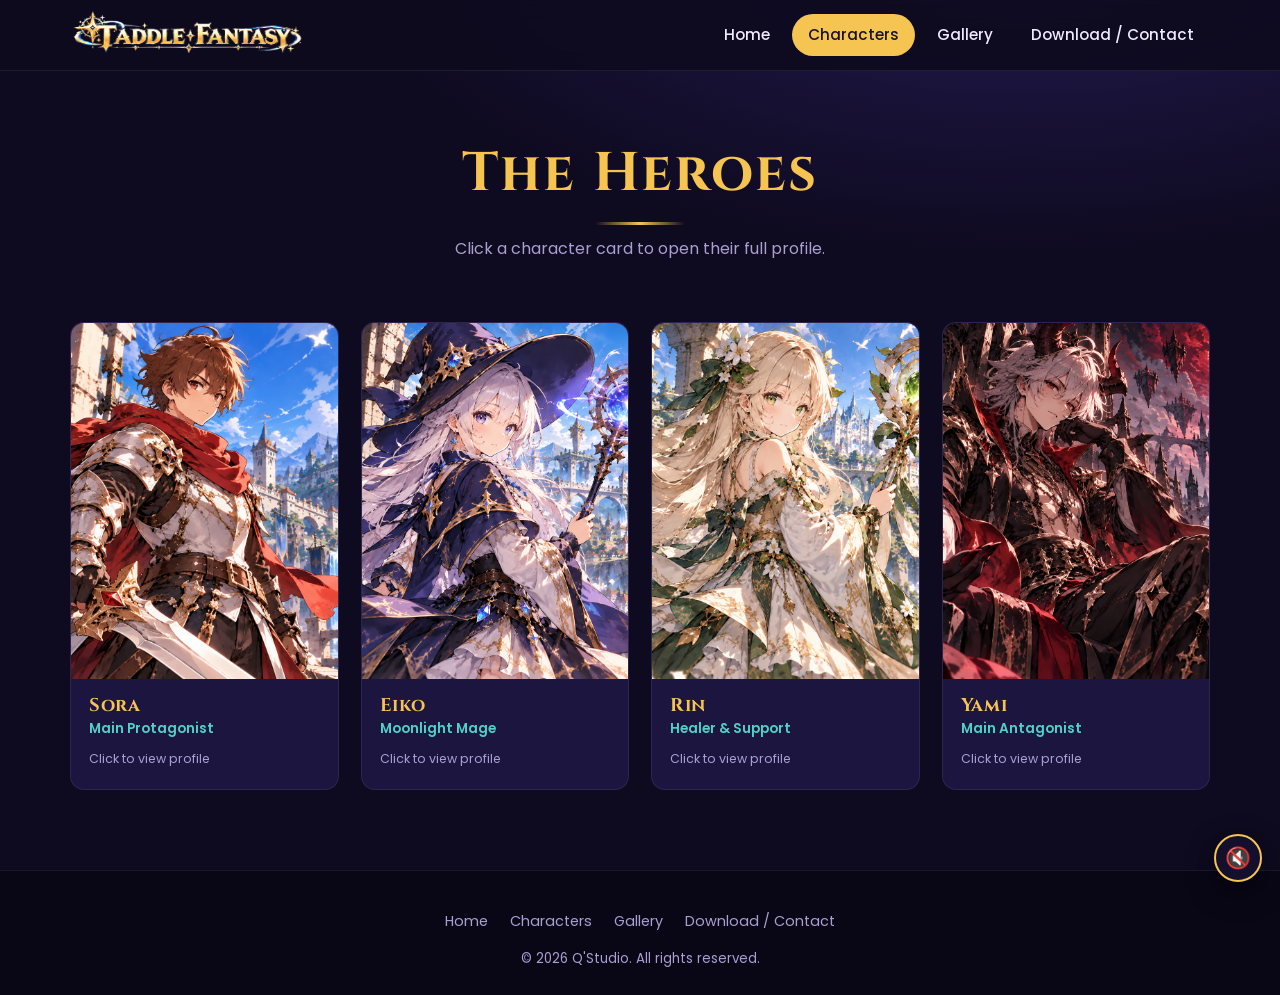
<file: characters.html>
<!DOCTYPE html>
<html lang="en">
<head>
<meta charset="UTF-8">
<meta name="viewport" content="width=device-width, initial-scale=1.0">
<title>Characters — </title>
<meta name="description" content="Meet the heroes of Taddle Fantasy.">

<!-- FONT: kalau tukar font, tukar nama di sini DAN di style.css (--font-head / --font-body) -->
<link rel="preconnect" href="https://fonts.googleapis.com">
<link rel="preconnect" href="https://fonts.gstatic.com" crossorigin>
<link href="https://fonts.googleapis.com/css2?family=Cinzel:wght@400;700&family=Poppins:wght@400;500;600;700&display=swap" rel="stylesheet">

<!-- WARNA: ubah di style.css (bahagian :root paling atas) -->
<link rel="stylesheet" href="style.css">
<script>document.documentElement.classList.add('js');</script>
</head>
<body>

<!--
  CARA EDIT:
  - Tukar teks  : tukar terus tulisan antara tag, contoh <h2>The Story</h2>
  - Tukar gambar: tukar nama dalam src="....jpg"  (gambar mesti dalam folder yang sama dengan fail ini)
  - Buang bahagian: padam dari baris "MULA: ..." sampai "TAMAT: ..." (sebab semua bahagian berdiri sendiri)
  - Jangan padam bahagian <script> di paling bawah
-->
<!-- ===== MULA: MENU ATAS ===== -->
<header class="site-header">
  <div class="container nav">
    <a href="index.html" class="brand"><img src="Gambar/logotitle.png" alt=""></a>
    <button class="nav-toggle" aria-label="Toggle menu" aria-expanded="false">☰</button>
    <ul class="nav-links">
      <li><a href="index.html">Home</a></li>
      <li><a href="characters.html" class="active">Characters</a></li>
      <li><a href="gallery.html">Gallery</a></li>
      <li><a href="contact.html">Download / Contact</a></li>
    </ul>
  </div>
</header>
<!-- ===== TAMAT: MENU ATAS ===== -->

<main>

<!-- ===== MULA: TAJUK HALAMAN ===== -->
<section class="page-banner">
  <div class="container">
    <h1>The Heroes</h1>
    <div class="divider"></div>
    <p>Click a character card to open their full profile.</p>
  </div>
</section>
<!-- ===== TAMAT: TAJUK HALAMAN ===== -->

<!-- Nak TAMBAH watak? Copy satu blok watak (MULA sampai TAMAT), paste di bawah blok terakhir, tukar isi. -->
<section class="section" style="padding-top:40px">
  <div class="container grid-4">

    <!-- ===== MULA: WATAK TADDLE (padam sampai TAMAT kalau tak nak) ===== -->
    <article class="char-card reveal" tabindex="0" role="button" aria-label="Open Taddle profile">
      <div class="ph"><img src="Gambar/sora.a.png" alt="Sora"></div>
      <div class="char-info">
        <h3>Sora</h3>
        <span class="role">Main Protagonist</span>
        <span class="hint">Click to view profile</span>
      </div>

      <!-- Maklumat dalam popup (tak nampak di kad, keluar bila diklik) -->
      <div class="char-data" hidden>
        <ul class="bio-list">
          <li><span>Age</span>19 (spirit years)</li>
          <li><span>Class</span>Knight</li>
          <li><span>Origin</span>Taddle Kingdom</li>
          <li><span>Weapon</span>Celestial Sword</li>
        </ul>
        <p class="bio">young knight with an unbreakable spirit, Sora sets out to protect his homeland and restore peace to the world.</p>
        <div class="stat"><span>HP</span><div class="bar"><i style="width:70%"></i></div><span>70</span></div>
        <div class="stat"><span>ATK</span><div class="bar"><i style="width:65%"></i></div><span>65</span></div>
        <div class="stat"><span>DEF</span><div class="bar"><i style="width:50%"></i></div><span>50</span></div>
        <div class="stat"><span>SPD</span><div class="bar"><i style="width:90%"></i></div><span>90</span></div>
      </div>
    </article>
    <!-- ===== TAMAT: WATAK TADDLE ===== -->

    <!-- ===== MULA: WATAK MIRA (padam sampai TAMAT kalau tak nak) ===== -->
    <article class="char-card reveal" tabindex="0" role="button" aria-label="Open Mira profile">
      <div class="ph"><img src="Gambar/eiko.a.png" alt="Eiko"></div>
      <div class="char-info">
        <h3>Eiko</h3>
        <span class="role">Moonlight Mage</span>
        <span class="hint">Click to view profile</span>
      </div>

      <!-- Maklumat dalam popup (tak nampak di kad, keluar bila diklik) -->
      <div class="char-data" hidden>
        <ul class="bio-list">
          <li><span>Age</span>18</li>
          <li><span>Class</span>Mage</li>
          <li><span>Origin</span>Spirit Forest</li>
          <li><span>Weapon</span>Arcane Staff</li>
        </ul>
        <p class="bio">A gifted young mage who seeks to uncover the secrets of ancient magic and uses her powers to protect her friends.</p>
        <div class="stat"><span>HP</span><div class="bar"><i style="width:55%"></i></div><span>55</span></div>
        <div class="stat"><span>ATK</span><div class="bar"><i style="width:85%"></i></div><span>85</span></div>
        <div class="stat"><span>DEF</span><div class="bar"><i style="width:40%"></i></div><span>40</span></div>
        <div class="stat"><span>SPD</span><div class="bar"><i style="width:70%"></i></div><span>70</span></div>
      </div>
    </article>
    <!-- ===== TAMAT: WATAK MIRA ===== -->

    <!-- ===== MULA: WATAK BROM (padam sampai TAMAT kalau tak nak) ===== -->
    <article class="char-card reveal" tabindex="0" role="button" aria-label="Open Brom profile">
      <div class="ph"><img src="Gambar/rin.a.png" alt="Rin"></div>
      <div class="char-info">
        <h3>Rin</h3>
        <span class="role">Healer & Support</span>
        <span class="hint">Click to view profile</span>
      </div>

      <!-- Maklumat dalam popup (tak nampak di kad, keluar bila diklik) -->
      <div class="char-data" hidden>
        <ul class="bio-list">
          <li><span>Age</span>20</li>
          <li><span>Class</span>Healer</li>
          <li><span>Origin</span>Spirit Forest</li>
          <li><span>Weapon</span>Blooming Staff</li>
        </ul>
        <p class="bio">A kind-hearted healer blessed with nature's magic, Rin joins the journey to heal the wounded and bring hope to others.</p>
        <div class="stat"><span>HP</span><div class="bar"><i style="width:100%"></i></div><span>100</span></div>
        <div class="stat"><span>ATK</span><div class="bar"><i style="width:55%"></i></div><span>55</span></div>
        <div class="stat"><span>DEF</span><div class="bar"><i style="width:95%"></i></div><span>95</span></div>
        <div class="stat"><span>SPD</span><div class="bar"><i style="width:30%"></i></div><span>30</span></div>
      </div>
    </article>
    <!-- ===== TAMAT: WATAK BROM ===== -->

    <!-- ===== MULA: WATAK VESPER (padam sampai TAMAT kalau tak nak) ===== -->
    <article class="char-card reveal" tabindex="0" role="button" aria-label="Open Vesper profile">
      <div class="ph"><img src="Gambar/yami.a.png" alt="Yami"></div>
      <div class="char-info">
        <h3>Yami</h3>
        <span class="role">Main Antagonist</span>
        <span class="hint">Click to view profile</span>
      </div>

      <!-- Maklumat dalam popup (tak nampak di kad, keluar bila diklik) -->
      <div class="char-data" hidden>
        <ul class="bio-list">
          <li><span>Age</span>Unknown</li>
          <li><span>Class</span>Demon Lord</li>
          <li><span>Origin</span>Yami's Castle</li>
          <li><span>Weapon</span>Crimson Dark Magic</li>
        </ul>
        <p class="bio">Once a powerful guardian, Yami was consumed by forbidden darkness and now seeks to rule the world with his terrifying power.</p>
        <div class="stat"><span>HP</span><div class="bar"><i style="width:60%"></i></div><span>60</span></div>
        <div class="stat"><span>ATK</span><div class="bar"><i style="width:95%"></i></div><span>95</span></div>
        <div class="stat"><span>DEF</span><div class="bar"><i style="width:35%"></i></div><span>35</span></div>
        <div class="stat"><span>SPD</span><div class="bar"><i style="width:100%"></i></div><span>100</span></div>
      </div>
    </article>
    <!-- ===== TAMAT: WATAK VESPER ===== -->

  </div>
</section>

<!-- ===== POPUP KAD WATAK (jangan padam) ===== -->
<div class="modal" id="charModal" role="dialog" aria-modal="true">
  <div class="modal-box">
    <button class="modal-close" aria-label="Close">✕</button>
    <div class="char-modal-body"></div>
  </div>
</div>

</main>

<!-- ===== MULA: FOOTER ===== -->
<footer class="site-footer">
  <div class="container">
    <ul class="footer-links">
      <li><a href="index.html">Home</a></li>
      <li><a href="characters.html">Characters</a></li>
      <li><a href="gallery.html">Gallery</a></li>
      <li><a href="contact.html">Download / Contact</a></li>
    </ul>
    <small>© 2026 Q'Studio. All rights reserved.</small>
  </div>
</footer>
<!-- ===== TAMAT: FOOTER ===== -->

<script>
/* ----- JANGAN PADAM: skrip asas (menu mobile, placeholder gambar, animasi) ----- */
(function () {
  var t = document.querySelector('.nav-toggle'), n = document.querySelector('.nav-links');
  if (t && n) t.addEventListener('click', function () { t.setAttribute('aria-expanded', n.classList.toggle('open')); });

  document.querySelectorAll('.ph').forEach(function (box) {
    var im = box.querySelector('img');
    if (im && !box.dataset.label) box.dataset.label = im.getAttribute('src') || '';
    if (im) {
      var hide = function () { im.style.display = 'none'; };
      im.addEventListener('error', hide);
      if (im.complete && im.naturalWidth === 0) hide();
    }
  });

  if ('IntersectionObserver' in window) {
    var io = new IntersectionObserver(function (es) {
      es.forEach(function (e) { if (e.isIntersecting) { e.target.classList.add('show'); io.unobserve(e.target); } });
    }, { threshold: .12 });
    document.querySelectorAll('.reveal').forEach(function (el) { io.observe(el); });
  } else {
    document.querySelectorAll('.reveal').forEach(function (el) { el.classList.add('show'); });
  }
})();

var lastFocus = null;
function openModal(el) { lastFocus = document.activeElement; el.classList.add('open'); document.body.style.overflow = 'hidden'; var x = el.querySelector('.modal-close'); if (x) x.focus(); }
function closeModal(el) { el.classList.remove('open'); document.body.style.overflow = ''; if (lastFocus) lastFocus.focus(); }
function wireModals() {
  document.querySelectorAll('.modal').forEach(function (m) {
    m.addEventListener('click', function (e) { if (e.target === m) closeModal(m); });
    var x = m.querySelector('.modal-close'); if (x) x.addEventListener('click', function () { closeModal(m); });
  });
  document.addEventListener('keydown', function (e) {
    var o = document.querySelector('.modal.open'); if (!o) return;
    if (e.key === 'Escape') closeModal(o);
  });
}
function imgBox(src, alt) {
  return '<div class="ph" data-label="' + src + '"><img src="' + src + '" alt="' + alt + '" onerror="this.style.display=\'none\'"></div>';
}

/* ----- Popup kad watak ----- */
wireModals();
var charModal = document.getElementById('charModal');
var charBody = charModal.querySelector('.char-modal-body');
function openChar(card) {
  var im = card.querySelector('img'), src = im ? im.getAttribute('src') : '';
  var name = card.querySelector('h3').textContent, role = card.querySelector('.role').textContent;
  var data = card.querySelector('.char-data');
  charBody.innerHTML = imgBox(src, name) +
    '<div class="char-detail"><h2>' + name + '</h2><p class="role">' + role + '</p>' +
    (data ? data.innerHTML : '') +
    '<a class="modal-link" href="gallery.html#turntable">View turnaround in Gallery →</a></div>';
  openModal(charModal);
}
document.querySelectorAll('.char-card').forEach(function (card) {
  card.addEventListener('click', function () { openChar(card); });
  card.addEventListener('keydown', function (e) { if (e.key === 'Enter' || e.key === ' ') { e.preventDefault(); openChar(card); } });
});
</script>

<!-- ===== MULA: MUZIK LATAR ===== -->
<!-- Tukar "music.mp3" kepada nama fail muzik kau (letak fail tu dalam folder yang sama dengan fail html) -->
<audio id="bgm" src="music.mp3" loop preload="auto"></audio>
<button id="bgmBtn" class="music-btn" aria-label="Toggle music">🔇</button>
<style>
.music-btn { position: fixed; right: 18px; bottom: 18px; z-index: 200; width: 48px; height: 48px; border-radius: 50%; border: 2px solid var(--gold); background: var(--bg-2); color: var(--gold); font-size: 1.3rem; cursor: pointer; box-shadow: var(--shadow); transition: .25s; }
.music-btn:hover { background: var(--gold); transform: scale(1.08); }
</style>
<script>
(function () {
  var a = document.getElementById('bgm'), b = document.getElementById('bgmBtn');
  var on = false, t = 0;
  a.volume = 0.4;   /* kuat bunyi: 0 (senyap) hingga 1 (penuh) */
  try { on = localStorage.getItem('bgmOn') === '1'; t = parseFloat(localStorage.getItem('bgmTime')) || 0; } catch (e) {}
  function ui() { b.textContent = a.paused ? '🔇' : '🔊'; }
  function save() { try { localStorage.setItem('bgmOn', a.paused ? '0' : '1'); localStorage.setItem('bgmTime', a.currentTime); } catch (e) {} }
  function play() { var p = a.play(); if (p && p.catch) p.catch(function () {}); }
  function seek() { if (t && a.duration && t < a.duration) a.currentTime = t; }
  if (a.readyState >= 1) seek(); else a.addEventListener('loadedmetadata', seek);
  if (on) {
    play();
    document.addEventListener('pointerdown', function (e) { if (on && a.paused && e.target !== b) play(); }, { once: true });
  }
  b.addEventListener('click', function () { if (a.paused) { play(); on = true; } else { a.pause(); on = false; } });
  a.addEventListener('play', function () { ui(); save(); });
  a.addEventListener('pause', function () { ui(); save(); });
  setInterval(function () { if (!a.paused) save(); }, 1000);
  window.addEventListener('pagehide', save);
})();
</script>
<!-- ===== TAMAT: MUZIK LATAR ===== -->
</body>
</html>
</file>
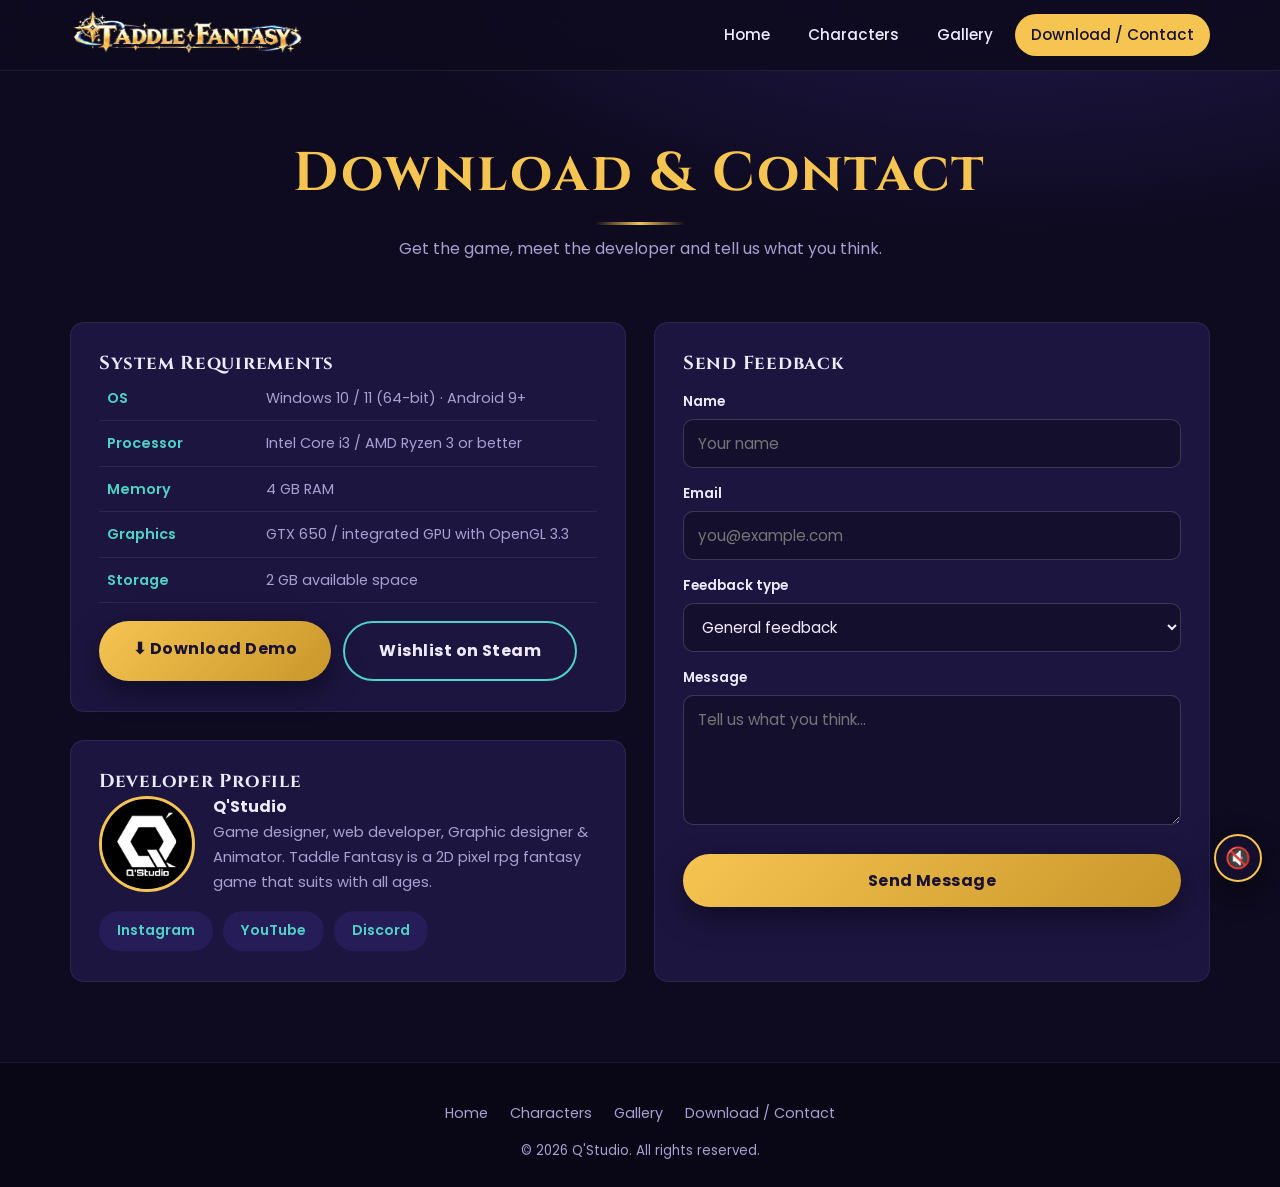
<file: contact.html>
<!DOCTYPE html>
<html lang="en">
<head>
<meta charset="UTF-8">
<meta name="viewport" content="width=device-width, initial-scale=1.0">
<title>Download & Contact — </title>
<meta name="description" content="System requirements, developer profile and feedback form.">

<!-- FONT: kalau tukar font, tukar nama di sini DAN di style.css (--font-head / --font-body) -->
<link rel="preconnect" href="https://fonts.googleapis.com">
<link rel="preconnect" href="https://fonts.gstatic.com" crossorigin>
<link href="https://fonts.googleapis.com/css2?family=Cinzel:wght@400;700&family=Poppins:wght@400;500;600;700&display=swap" rel="stylesheet">

<!-- WARNA: ubah di style.css (bahagian :root paling atas) -->
<link rel="stylesheet" href="style.css">
<script>document.documentElement.classList.add('js');</script>
</head>
<body>

<!--
  CARA EDIT:
  - Tukar teks  : tukar terus tulisan antara tag, contoh <h2>The Story</h2>
  - Tukar gambar: tukar nama dalam src="....jpg"  (gambar mesti dalam folder yang sama dengan fail ini)
  - Buang bahagian: padam dari baris "MULA: ..." sampai "TAMAT: ..." (sebab semua bahagian berdiri sendiri)
  - Jangan padam bahagian <script> di paling bawah
-->
<!-- ===== MULA: MENU ATAS ===== -->
<header class="site-header">
  <div class="container nav">
    <a href="index.html" class="brand"><img src="Gambar/logotitle.png" alt=""></a>
    <button class="nav-toggle" aria-label="Toggle menu" aria-expanded="false">☰</button>
    <ul class="nav-links">
      <li><a href="index.html">Home</a></li>
      <li><a href="characters.html">Characters</a></li>
      <li><a href="gallery.html">Gallery</a></li>
      <li><a href="contact.html" class="active">Download / Contact</a></li>
    </ul>
  </div>
</header>
<!-- ===== TAMAT: MENU ATAS ===== -->

<main>

<!-- ===== MULA: TAJUK HALAMAN ===== -->
<section class="page-banner">
  <div class="container">
    <h1>Download &amp; Contact</h1>
    <div class="divider"></div>
    <p>Get the game, meet the developer and tell us what you think.</p>
  </div>
</section>
<!-- ===== TAMAT: TAJUK HALAMAN ===== -->

<section class="section" style="padding-top:40px">
  <div class="container contact-grid">

    <div>
      <!-- ===== MULA: SYSTEM REQUIREMENTS + BUTANG DOWNLOAD ===== -->
      <div class="panel reveal" id="download">
        <h3>System Requirements</h3>
        <table class="req">
          <tr><th>OS</th><td>Windows 10 / 11 (64-bit) · Android 9+</td></tr>
          <tr><th>Processor</th><td>Intel Core i3 / AMD Ryzen 3 or better</td></tr>
          <tr><th>Memory</th><td>4 GB RAM</td></tr>
          <tr><th>Graphics</th><td>GTX 650 / integrated GPU with OpenGL 3.3</td></tr>
          <tr><th>Storage</th><td>2 GB available space</td></tr>
        </table>
        <div class="download-row">
          <!-- Tukar href="#" kepada pautan download sebenar -->
          <a href="#" class="btn btn-primary">⬇ Download Demo</a>
          <a href="#" class="btn btn-ghost">Wishlist on Steam</a>
        </div>
      </div>
      <!-- ===== TAMAT: SYSTEM REQUIREMENTS ===== -->

      <!-- ===== MULA: PROFIL DEVELOPER ===== -->
      <div class="panel reveal">
        <h3>Developer Profile</h3>
        <div class="dev">
          <div class="ph" data-label="Foto"><img src="Gambar/profile.png" alt="Developer photo"></div>   <!-- gambar profil (petak 1:1) -->
          <div>
            <strong>Q'Studio</strong>
            <p>Game designer, web developer, Graphic designer &amp; Animator. Taddle Fantasy is a 2D pixel rpg fantasy game that suits with all ages.</p>
          </div>
        </div>
        <div class="socials">
          <!-- Tukar href="#" kepada pautan akaun sebenar. Padam baris yang tak nak. -->
          <a href="https://www.instagram.com/r4ida._?exln=MTY5bGtkYWZzOTQxaQ==" target="_blank" rel="noopener">Instagram</a>
          <a href="https://youtube.com/@qstudiomy?si=Y-hJLX5_-9jyB9Dx" target="_blank" rel="noopener">YouTube</a>
          <a href="https://discord.gg/CJV2EJH8" target="_blank" rel="noopener">Discord</a>
        </div>
      </div>
      <!-- ===== TAMAT: PROFIL DEVELOPER ===== -->
    </div>

    <!-- ===== MULA: BORANG FEEDBACK (berfungsi bila di-deploy di Netlify) ===== -->
    <div class="panel reveal">
      <h3>Send Feedback</h3>
      <form name="feedback" method="POST" data-netlify="true" netlify-honeypot="bot-field">
        <input type="hidden" name="form-name" value="feedback">
        <p hidden><label>Don't fill this out: <input name="bot-field"></label></p>

        <label for="name">Name</label>
        <input type="text" id="name" name="name" placeholder="Your name" required>

        <label for="email">Email</label>
        <input type="email" id="email" name="email" placeholder="you@example.com" required>

        <label for="type">Feedback type</label>
        <select id="type" name="type">
          <option>General feedback</option>
          <option>Bug report</option>
          <option>Character / story idea</option>
          <option>Collaboration</option>
        </select>

        <label for="message">Message</label>
        <textarea id="message" name="message" placeholder="Tell us what you think..." required></textarea>

        <button type="submit" class="btn btn-primary">Send Message</button>
      </form>
    </div>
    <!-- ===== TAMAT: BORANG FEEDBACK ===== -->

  </div>
</section>

</main>

<!-- ===== MULA: FOOTER ===== -->
<footer class="site-footer">
  <div class="container">
    <ul class="footer-links">
      <li><a href="index.html">Home</a></li>
      <li><a href="characters.html">Characters</a></li>
      <li><a href="gallery.html">Gallery</a></li>
      <li><a href="contact.html">Download / Contact</a></li>
    </ul>
    <small>© 2026 Q'Studio. All rights reserved.</small>
  </div>
</footer>
<!-- ===== TAMAT: FOOTER ===== -->

<script>
/* ----- JANGAN PADAM: skrip asas (menu mobile, placeholder gambar, animasi) ----- */
(function () {
  var t = document.querySelector('.nav-toggle'), n = document.querySelector('.nav-links');
  if (t && n) t.addEventListener('click', function () { t.setAttribute('aria-expanded', n.classList.toggle('open')); });

  document.querySelectorAll('.ph').forEach(function (box) {
    var im = box.querySelector('img');
    if (im && !box.dataset.label) box.dataset.label = im.getAttribute('src') || '';
    if (im) {
      var hide = function () { im.style.display = 'none'; };
      im.addEventListener('error', hide);
      if (im.complete && im.naturalWidth === 0) hide();
    }
  });

  if ('IntersectionObserver' in window) {
    var io = new IntersectionObserver(function (es) {
      es.forEach(function (e) { if (e.isIntersecting) { e.target.classList.add('show'); io.unobserve(e.target); } });
    }, { threshold: .12 });
    document.querySelectorAll('.reveal').forEach(function (el) { io.observe(el); });
  } else {
    document.querySelectorAll('.reveal').forEach(function (el) { el.classList.add('show'); });
  }
})();

var lastFocus = null;
function openModal(el) { lastFocus = document.activeElement; el.classList.add('open'); document.body.style.overflow = 'hidden'; var x = el.querySelector('.modal-close'); if (x) x.focus(); }
function closeModal(el) { el.classList.remove('open'); document.body.style.overflow = ''; if (lastFocus) lastFocus.focus(); }
function wireModals() {
  document.querySelectorAll('.modal').forEach(function (m) {
    m.addEventListener('click', function (e) { if (e.target === m) closeModal(m); });
    var x = m.querySelector('.modal-close'); if (x) x.addEventListener('click', function () { closeModal(m); });
  });
  document.addEventListener('keydown', function (e) {
    var o = document.querySelector('.modal.open'); if (!o) return;
    if (e.key === 'Escape') closeModal(o);
  });
}
function imgBox(src, alt) {
  return '<div class="ph" data-label="' + src + '"><img src="' + src + '" alt="' + alt + '" onerror="this.style.display=\'none\'"></div>';
}
</script>

<!-- ===== MULA: MUZIK LATAR ===== -->
<!-- Tukar "music.mp3" kepada nama fail muzik kau (letak fail tu dalam folder yang sama dengan fail html) -->
<audio id="bgm" src="music.mp3" loop preload="auto"></audio>
<button id="bgmBtn" class="music-btn" aria-label="Toggle music">🔇</button>
<style>
.music-btn { position: fixed; right: 18px; bottom: 18px; z-index: 200; width: 48px; height: 48px; border-radius: 50%; border: 2px solid var(--gold); background: var(--bg-2); color: var(--gold); font-size: 1.3rem; cursor: pointer; box-shadow: var(--shadow); transition: .25s; }
.music-btn:hover { background: var(--gold); transform: scale(1.08); }
</style>
<script>
(function () {
  var a = document.getElementById('bgm'), b = document.getElementById('bgmBtn');
  var on = false, t = 0;
  a.volume = 0.4;   /* kuat bunyi: 0 (senyap) hingga 1 (penuh) */
  try { on = localStorage.getItem('bgmOn') === '1'; t = parseFloat(localStorage.getItem('bgmTime')) || 0; } catch (e) {}
  function ui() { b.textContent = a.paused ? '🔇' : '🔊'; }
  function save() { try { localStorage.setItem('bgmOn', a.paused ? '0' : '1'); localStorage.setItem('bgmTime', a.currentTime); } catch (e) {} }
  function play() { var p = a.play(); if (p && p.catch) p.catch(function () {}); }
  function seek() { if (t && a.duration && t < a.duration) a.currentTime = t; }
  if (a.readyState >= 1) seek(); else a.addEventListener('loadedmetadata', seek);
  if (on) {
    play();
    document.addEventListener('pointerdown', function (e) { if (on && a.paused && e.target !== b) play(); }, { once: true });
  }
  b.addEventListener('click', function () { if (a.paused) { play(); on = true; } else { a.pause(); on = false; } });
  a.addEventListener('play', function () { ui(); save(); });
  a.addEventListener('pause', function () { ui(); save(); });
  setInterval(function () { if (!a.paused) save(); }, 1000);
  window.addEventListener('pagehide', save);
})();
</script>
<!-- ===== TAMAT: MUZIK LATAR ===== -->
</body>
</html>
</file>
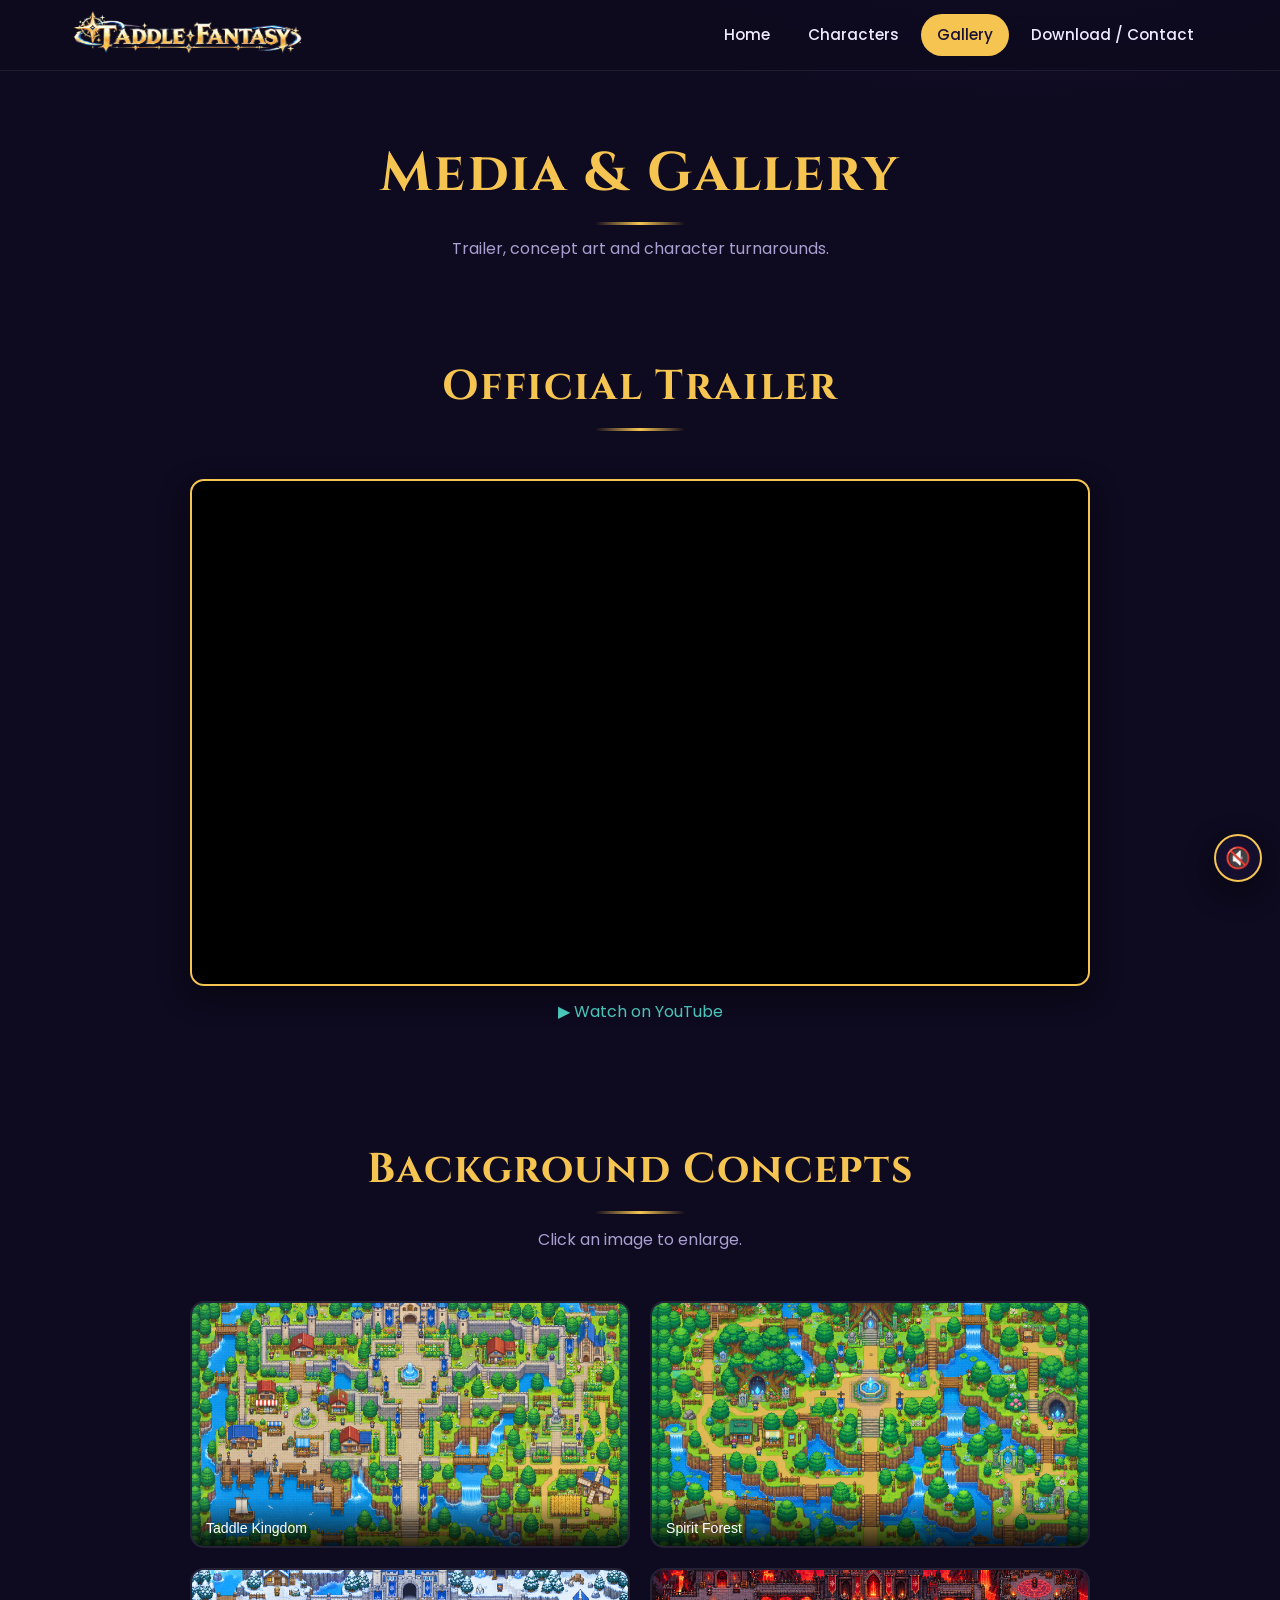
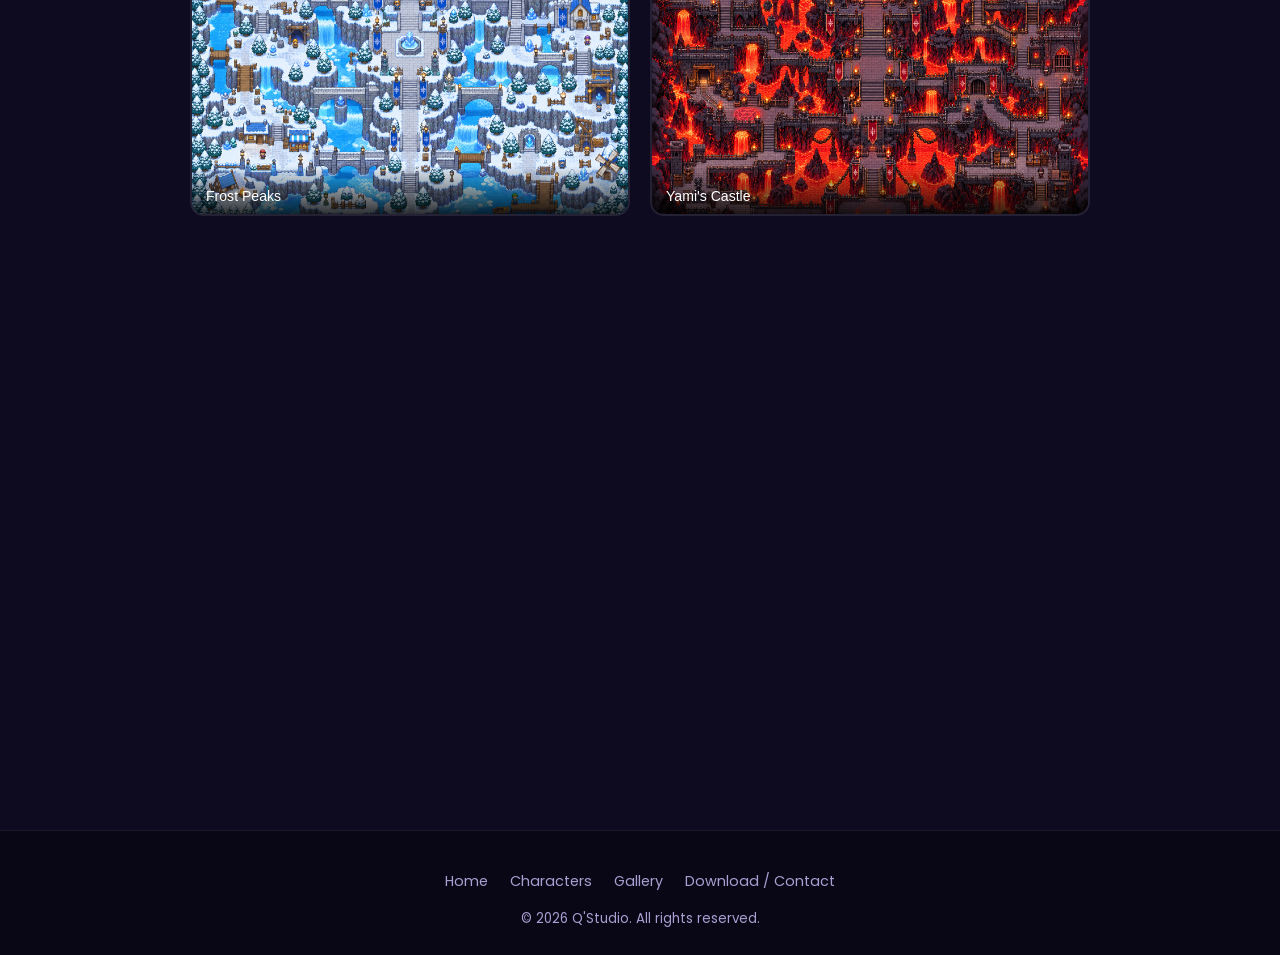
<file: gallery.html>
<!DOCTYPE html>
<html lang="en">
<head>
<meta charset="UTF-8">
<meta name="viewport" content="width=device-width, initial-scale=1.0">
<title>Media & Gallery — </title>
<meta name="description" content="Trailer, concept art and character turnarounds.">

<!-- FONT: kalau tukar font, tukar nama di sini DAN di style.css (--font-head / --font-body) -->
<link rel="preconnect" href="https://fonts.googleapis.com">
<link rel="preconnect" href="https://fonts.gstatic.com" crossorigin>
<link href="https://fonts.googleapis.com/css2?family=Cinzel:wght@400;700&family=Poppins:wght@400;500;600;700&display=swap" rel="stylesheet">

<!-- WARNA: ubah di style.css (bahagian :root paling atas) -->
<link rel="stylesheet" href="style.css">
<script>document.documentElement.classList.add('js');</script>
</head>
<body>

<!--
  CARA EDIT:
  - Tukar teks  : tukar terus tulisan antara tag, contoh <h2>The Story</h2>
  - Tukar gambar: tukar nama dalam src="....jpg"  (gambar mesti dalam folder yang sama dengan fail ini)
  - Buang bahagian: padam dari baris "MULA: ..." sampai "TAMAT: ..." (sebab semua bahagian berdiri sendiri)
  - Jangan padam bahagian <script> di paling bawah
-->
<!-- ===== MULA: MENU ATAS ===== -->
<header class="site-header">
  <div class="container nav">
    <a href="index.html" class="brand"><img src="Gambar/logotitle.png" alt=""></a>
    <button class="nav-toggle" aria-label="Toggle menu" aria-expanded="false">☰</button>
    <ul class="nav-links">
      <li><a href="index.html">Home</a></li>
      <li><a href="characters.html">Characters</a></li>
      <li><a href="gallery.html" class="active">Gallery</a></li>
      <li><a href="contact.html">Download / Contact</a></li>
    </ul>
  </div>
</header>
<!-- ===== TAMAT: MENU ATAS ===== -->

<main>

<!-- ===== MULA: TAJUK HALAMAN ===== -->
<section class="page-banner">
  <div class="container">
    <h1>Media &amp; Gallery</h1>
    <div class="divider"></div>
    <p>Trailer, concept art and character turnarounds.</p>
  </div>
</section>
<!-- ===== TAMAT: TAJUK HALAMAN ===== -->


<!-- ===== MULA: VIDEO ===== -->
<section class="section" id="trailer" style="padding-bottom:40px">
  <div class="container">
    <div class="section-head reveal"><h2>Official Trailer</h2><div class="divider"></div></div>
    <div class="video-wrap reveal">

      <!-- TAMPAL PAUTAN YOUTUBE KAU dalam data-youtube="..." (pautan biasa pun boleh: youtu.be/... atau youtube.com/watch?v=...)
           Kalau guna fail video sendiri: kosongkan data-youtube dan isi data-video="trailer.mp4" -->
      <div class="video-frame" id="videoFrame" data-youtube="https://youtu.be/kbDp_pMGJIk?si=tH3sepvYeIH-zI6G" data-video=""></div>

      <p style="text-align:center;margin-top:12px"><a id="videoLink" href="#" target="_blank" rel="noopener">▶ Watch on YouTube</a></p>
    </div>
  </div>
</section>
<!-- ===== TAMAT: VIDEO ===== -->


<!-- ===== MULA: 4 BACKGROUND KONSEP ===== -->
<section class="section" id="concepts" style="padding-bottom:40px">
  <div class="container">
    <div class="section-head reveal"><h2>Background Concepts</h2><div class="divider"></div><p>Click an image to enlarge.</p></div>
    <div class="grid-2x2">
      <!-- MULA: KONSEP 1 -->
      <button class="shot reveal" data-caption="Taddle Kingdom">
        <div class="ph"><img src="Gambar/tk.png" alt="Taddle Kingdom"></div>
        <span class="cap">Taddle Kingdom</span>
      </button>
      <!-- TAMAT: KONSEP 1 -->
      <!-- MULA: KONSEP 2 -->
      <button class="shot reveal" data-caption="Spirit Forest">
        <div class="ph"><img src="Gambar/sf.png" alt="Spirit Forest"></div>
        <span class="cap">Spirit Forest</span>
      </button>
      <!-- TAMAT: KONSEP 2 -->
      <!-- MULA: KONSEP 3 -->
      <button class="shot reveal" data-caption="Frost Peaks">
        <div class="ph"><img src="Gambar/fp.png" alt="Frost Peaks"></div>
        <span class="cap">Frost Peaks</span>
      </button>
      <!-- TAMAT: KONSEP 3 -->
      <!-- MULA: KONSEP 4 -->
      <button class="shot reveal" data-caption="Yami's Castle">
        <div class="ph"><img src="Gambar/yc.png" alt="Yami's Castle"></div>
        <span class="cap">Yami's Castle</span>
      </button>
      <!-- TAMAT: KONSEP 4 -->
    </div>
  </div>
</section>
<!-- ===== TAMAT: 4 BACKGROUND KONSEP ===== -->


<!-- ===== MULA: 4 ICON WATAK (klik = turnaround spin) ===== -->
<section class="section" id="turntable">
  <div class="container">
    <div class="section-head reveal"><h2>Character Turnarounds</h2><div class="divider"></div><p>Click an icon, then drag your mouse left or right to spin the character.</p></div>
    <div class="icon-grid">
      <!-- MULA: ICON TADDLE -->
      <!-- data-frames = senarai gambar turnaround ikut urutan putaran, asing dengan koma. Boleh 4, 6, 8 gambar. -->
      <button class="icon-item reveal" data-name="Sora" data-frames="Gambar/sora.t.b.png,Gambar/sora.t.l.png,Gambar/sora.t.f.png">
        <div class="ph"><img src="Gambar/sora.c.png" alt="Sora"></div>
        <strong>Sora</strong><small>Knight</small>
      </button>
      <!-- TAMAT: ICON TADDLE -->
      <!-- MULA: ICON MIRA -->
      <!-- data-frames = senarai gambar turnaround ikut urutan putaran, asing dengan koma. Boleh 4, 6, 8 gambar. -->
      <button class="icon-item reveal" data-name="Eiko" data-frames="Gambar/eiko.t.b.png,Gambar/eiko.t.l.png,Gambar/eiko.t.f.png">
        <div class="ph"><img src="Gambar/eiko.c.png" alt="Eiko"></div>
        <strong>Eiko</strong><small>Mage</small>
      </button>
      <!-- TAMAT: ICON MIRA -->
      <!-- MULA: ICON BROM -->
      <!-- data-frames = senarai gambar turnaround ikut urutan putaran, asing dengan koma. Boleh 4, 6, 8 gambar. -->
      <button class="icon-item reveal" data-name="Rin" data-frames="Gambar/rin.t.b.png,Gambar/rin.t.l.png,Gambar/rin.t.f.png">
        <div class="ph"><img src="Gambar/rin.c.png" alt="Rin"></div>
        <strong>Rin</strong><small>Healer</small>
      </button>
      <!-- TAMAT: ICON BROM -->
      <!-- MULA: ICON VESPER -->
      <!-- data-frames = senarai gambar turnaround ikut urutan putaran, asing dengan koma. Boleh 4, 6, 8 gambar. -->
      <button class="icon-item reveal" data-name="Yami" data-frames="Gambar/yami.t.b.png,Gambar/yami.t.l.png,Gambar/yami.t.f.png">
        <div class="ph"><img src="Gambar/yami.c.png" alt="Yami"></div>
        <strong>Yami</strong><small>Demon Lord</small>
      </button>
      <!-- TAMAT: ICON VESPER -->
    </div>
  </div>
</section>
<!-- ===== TAMAT: 4 ICON WATAK ===== -->


<!-- ===== POPUP (jangan padam) ===== -->
<div class="modal" id="turnModal" role="dialog" aria-modal="true" aria-label="Character turnaround">
  <div class="modal-box">
    <button class="modal-close" aria-label="Close">✕</button>
    <div class="carousel-box">
      <h2 class="turn-name"></h2>
      <p class="view-label"></p>
      <div class="stage"><div class="spin ph" data-label="Turnaround"></div></div>
      <p class="spin-hint">⟵ Drag with your mouse to spin ⟶</p>
      <div class="dots" aria-hidden="true"></div>
    </div>
  </div>
</div>
<div class="modal" id="lightbox" role="dialog" aria-modal="true" aria-label="Concept art">
  <div class="modal-box lightbox-box">
    <button class="modal-close" aria-label="Close">✕</button>
    <div class="lb-holder"></div>
    <p class="lb-cap"></p>
  </div>
</div>

</main>

<!-- ===== MULA: FOOTER ===== -->
<footer class="site-footer">
  <div class="container">
    <ul class="footer-links">
      <li><a href="index.html">Home</a></li>
      <li><a href="characters.html">Characters</a></li>
      <li><a href="gallery.html">Gallery</a></li>
      <li><a href="contact.html">Download / Contact</a></li>
    </ul>
    <small>© 2026 Q'Studio. All rights reserved.</small>
  </div>
</footer>
<!-- ===== TAMAT: FOOTER ===== -->

<script>
/* ----- JANGAN PADAM: skrip asas (menu mobile, placeholder gambar, animasi) ----- */
(function () {
  var t = document.querySelector('.nav-toggle'), n = document.querySelector('.nav-links');
  if (t && n) t.addEventListener('click', function () { t.setAttribute('aria-expanded', n.classList.toggle('open')); });

  document.querySelectorAll('.ph').forEach(function (box) {
    var im = box.querySelector('img');
    if (im && !box.dataset.label) box.dataset.label = im.getAttribute('src') || '';
    if (im) {
      var hide = function () { im.style.display = 'none'; };
      im.addEventListener('error', hide);
      if (im.complete && im.naturalWidth === 0) hide();
    }
  });

  if ('IntersectionObserver' in window) {
    var io = new IntersectionObserver(function (es) {
      es.forEach(function (e) { if (e.isIntersecting) { e.target.classList.add('show'); io.unobserve(e.target); } });
    }, { threshold: .12 });
    document.querySelectorAll('.reveal').forEach(function (el) { io.observe(el); });
  } else {
    document.querySelectorAll('.reveal').forEach(function (el) { el.classList.add('show'); });
  }
})();

var lastFocus = null;
function openModal(el) { lastFocus = document.activeElement; el.classList.add('open'); document.body.style.overflow = 'hidden'; var x = el.querySelector('.modal-close'); if (x) x.focus(); }
function closeModal(el) { el.classList.remove('open'); document.body.style.overflow = ''; if (lastFocus) lastFocus.focus(); }
function wireModals() {
  document.querySelectorAll('.modal').forEach(function (m) {
    m.addEventListener('click', function (e) { if (e.target === m) closeModal(m); });
    var x = m.querySelector('.modal-close'); if (x) x.addEventListener('click', function () { closeModal(m); });
  });
  document.addEventListener('keydown', function (e) {
    var o = document.querySelector('.modal.open'); if (!o) return;
    if (e.key === 'Escape') closeModal(o);
  });
}
function imgBox(src, alt) {
  return '<div class="ph" data-label="' + src + '"><img src="' + src + '" alt="' + alt + '" onerror="this.style.display=\'none\'"></div>';
}

/* ----- Tetapan turntable ----- */
var PX_PER_FRAME = 60;   /* kecil = spin lebih laju */
var VIEW_LABELS = ['Back View', 'Side View', 'Front View'];   /* nama setiap gambar ikut urutan */

wireModals();

/* Lightbox konsep */
var lightbox = document.getElementById('lightbox');
document.querySelectorAll('.shot').forEach(function (s) {
  s.addEventListener('click', function () {
    var im = s.querySelector('img'), src = im ? im.getAttribute('src') : '', cap = s.dataset.caption || '';
    lightbox.querySelector('.lb-holder').innerHTML = imgBox(src, cap);
    lightbox.querySelector('.lb-cap').textContent = cap;
    openModal(lightbox);
  });
});

/* Turntable: drag mouse untuk pusing */
var turnModal = document.getElementById('turnModal');
var spin = turnModal.querySelector('.spin');
var slideIndex = 0, frames = 0, dragging = false, startX = 0, startIndex = 0;
function renderSlide() {
  spin.querySelectorAll('img').forEach(function (im, i) { im.classList.toggle('on', i === slideIndex); });
  turnModal.querySelector('.view-label').textContent = VIEW_LABELS[slideIndex] || ('View ' + (slideIndex + 1));
  turnModal.querySelectorAll('.dots button').forEach(function (d, i) { d.classList.toggle('on', i === slideIndex); });
}
spin.addEventListener('pointerdown', function (e) { dragging = true; startX = e.clientX; startIndex = slideIndex; spin.setPointerCapture(e.pointerId); spin.classList.add('dragging'); });
spin.addEventListener('pointermove', function (e) {
  if (!dragging || !frames) return;
  var steps = Math.trunc((e.clientX - startX) / PX_PER_FRAME);
  var next = (((startIndex + steps) % frames) + frames) % frames;
  if (next !== slideIndex) { slideIndex = next; renderSlide(); }
});
function stopDrag() { dragging = false; spin.classList.remove('dragging'); }
spin.addEventListener('pointerup', stopDrag);
spin.addEventListener('pointercancel', stopDrag);
spin.addEventListener('dragstart', function (e) { e.preventDefault(); });
document.addEventListener('keydown', function (e) {
  if (!turnModal.classList.contains('open') || !frames) return;
  if (e.key === 'ArrowRight') { slideIndex = (slideIndex + 1) % frames; renderSlide(); }
  if (e.key === 'ArrowLeft')  { slideIndex = (slideIndex - 1 + frames) % frames; renderSlide(); }
});
document.querySelectorAll('.icon-item').forEach(function (b) {
  b.addEventListener('click', function () {
    var list = (b.dataset.frames || '').split(',').map(function (s) { return s.trim(); }).filter(Boolean);
    frames = list.length; slideIndex = 0;
    turnModal.querySelector('.turn-name').textContent = (b.dataset.name || '') + ' — Turnaround';
    spin.innerHTML = list.map(function (src, i) { return '<img src="' + src + '" alt="view ' + (i + 1) + '" draggable="false" onerror="this.style.visibility=\'hidden\'">'; }).join('');
    turnModal.querySelector('.dots').innerHTML = list.map(function () { return '<button></button>'; }).join('');
    renderSlide(); openModal(turnModal);
  });
});

</script>

<script>
/* ----- Video trailer: tampal pautan YouTube dalam data-youtube (bahagian VIDEO di atas) ----- */
(function () {
  var box = document.getElementById('videoFrame'); if (!box) return;
  var link = document.getElementById('videoLink');
  var url = (box.dataset.youtube || '').trim(), file = (box.dataset.video || '').trim();
  function hideLink() { if (link) link.style.display = 'none'; }
  if (file) { box.innerHTML = '<video controls preload="metadata" src="' + file + '"></video>'; hideLink(); return; }
  var m = url.match(/(?:youtu\.be\/|[?&]v=|\/embed\/|\/shorts\/|\/live\/)([A-Za-z0-9_-]{11})/);
  if (!m) { box.innerHTML = '<div class="ph" style="position:absolute;inset:0" data-label="Tampal pautan YouTube dalam data-youtube"></div>'; hideLink(); return; }
  if (location.protocol === 'file:') {
    /* Dibuka terus dari komputer: YouTube sekat embed, jadi tunjuk thumbnail + butang main yang buka YouTube */
    box.innerHTML = '<a href="https://youtu.be/' + m[1] + '" target="_blank" rel="noopener" style="position:absolute;inset:0;display:block;background:#000">' +
      '<img src="https://img.youtube.com/vi/' + m[1] + '/hqdefault.jpg" alt="Trailer" style="width:100%;height:100%;object-fit:cover">' +
      '<span style="position:absolute;inset:0;display:grid;place-items:center;font-size:4.5rem;color:#fff;text-shadow:0 4px 24px #000">▶</span></a>';
    if (link) link.textContent = '▶ Watch the trailer on YouTube';
    if (link) link.href = 'https://youtu.be/' + m[1];
    return;
  }
  box.innerHTML = '<iframe src="https://www.youtube.com/embed/' + m[1] + '?rel=0" title="Trailer" referrerpolicy="strict-origin-when-cross-origin" allow="accelerometer; autoplay; clipboard-write; encrypted-media; gyroscope; picture-in-picture" allowfullscreen></iframe>';
  if (link) link.href = 'https://youtu.be/' + m[1];
})();
</script>

<!-- ===== MULA: MUZIK LATAR ===== -->
<!-- Tukar "music.mp3" kepada nama fail muzik kau (letak fail tu dalam folder yang sama dengan fail html) -->
<audio id="bgm" src="music.mp3" loop preload="auto"></audio>
<button id="bgmBtn" class="music-btn" aria-label="Toggle music">🔇</button>
<style>
.music-btn { position: fixed; right: 18px; bottom: 18px; z-index: 200; width: 48px; height: 48px; border-radius: 50%; border: 2px solid var(--gold); background: var(--bg-2); color: var(--gold); font-size: 1.3rem; cursor: pointer; box-shadow: var(--shadow); transition: .25s; }
.music-btn:hover { background: var(--gold); transform: scale(1.08); }
</style>
<script>
(function () {
  var a = document.getElementById('bgm'), b = document.getElementById('bgmBtn');
  var on = false, t = 0;
  a.volume = 0.4;   /* kuat bunyi: 0 (senyap) hingga 1 (penuh) */
  try { on = localStorage.getItem('bgmOn') === '1'; t = parseFloat(localStorage.getItem('bgmTime')) || 0; } catch (e) {}
  function ui() { b.textContent = a.paused ? '🔇' : '🔊'; }
  function save() { try { localStorage.setItem('bgmOn', a.paused ? '0' : '1'); localStorage.setItem('bgmTime', a.currentTime); } catch (e) {} }
  function play() { var p = a.play(); if (p && p.catch) p.catch(function () {}); }
  function seek() { if (t && a.duration && t < a.duration) a.currentTime = t; }
  if (a.readyState >= 1) seek(); else a.addEventListener('loadedmetadata', seek);
  if (on) {
    play();
    document.addEventListener('pointerdown', function (e) { if (on && a.paused && e.target !== b) play(); }, { once: true });
  }
  b.addEventListener('click', function () { if (a.paused) { play(); on = true; } else { a.pause(); on = false; } });
  a.addEventListener('play', function () { ui(); save(); });
  a.addEventListener('pause', function () { ui(); save(); });
  setInterval(function () { if (!a.paused) save(); }, 1000);
  window.addEventListener('pagehide', save);
})();
</script>
<!-- ===== TAMAT: MUZIK LATAR ===== -->
</body>
</html>
</file>
<file: style.css>
/* =====================================================================
   TADDLE FANTASY - style.css
   ---------------------------------------------------------------------
   1) WARNA & FONT: Ubah di bahagian ":root" paling atas
   2) Selebihnya gaya susun atur & animasi hover.
   ===================================================================== */

:root {
  /* ----- WARNA (Kod Hex) ----- */
  --bg: #0e0a1f;          /* Latar belakang utama */
  --bg-2: #150f2e;        /* Latar belakang kedua */
  --surface: #1c1540;     /* Warna kad / panel */
  --surface-2: #261c57;   /* Kad (lebih cerah) */
  --gold: #f5c451;        /* WARNA UTAMA: tajuk, butang */
  --gold-dark: #c9972a;   /* Hujung gradient butang */
  --teal: #4fd1c5;        /* WARNA KEDUA: pautan, role */
  --on-accent: #1a1233;   /* Tulisan atas butang */
  --text: #efeaff;        /* Tulisan biasa */
  --muted: #a99fd1;       /* Tulisan malap */

  /* ----- FONT ----- */
  --font-head: 'Cinzel', serif;
  --font-body: 'Poppins', sans-serif;

  --radius: 14px;
  --shadow: 0 10px 30px rgba(0, 0, 0, 0.45);
}

/* =====================================================================
   1. GLOBAL STYLES
   ===================================================================== */

*,
*::before,
*::after {
  box-sizing: border-box;
  margin: 0;
  padding: 0;
}

html {
  scroll-behavior: smooth;
}

body {
  font-family: var(--font-body);
  background: radial-gradient(1200px 600px at 80% -10%, var(--surface-2), transparent 60%), var(--bg);
  color: var(--text);
  line-height: 1.7;
  min-height: 100vh;
  display: flex;
  flex-direction: column;
}

main {
  flex: 1;
}

img {
  max-width: 100%;
  display: block;
}

a {
  color: var(--teal);
  text-decoration: none;
  transition: 0.25s;
}

a:hover {
  color: var(--gold);
}

h1, h2, h3 {
  font-family: var(--font-head);
  letter-spacing: 0.04em;
  line-height: 1.2;
}

h2 {
  font-size: clamp(1.7rem, 4vw, 2.6rem);
  color: var(--gold);
}

.container {
  width: min(1140px, 92%);
  margin-inline: auto;
}

.section {
  padding: 80px 0;
}

.section-head {
  text-align: center;
  margin-bottom: 48px;
}

.section-head p {
  color: var(--muted);
  max-width: 620px;
  margin: 12px auto 0;
}

.divider {
  width: 90px;
  height: 3px;
  margin: 16px auto 0;
  background: linear-gradient(90deg, transparent, var(--gold), transparent);
}

/* Petak Gambar Placeholder */
.ph {
  position: relative;
  background: linear-gradient(135deg, var(--surface-2), var(--surface));
  overflow: hidden;
}

.ph::after {
  content: attr(data-label);
  position: absolute;
  inset: 0;
  display: grid;
  place-items: center;
  padding: 10px;
  text-align: center;
  font-size: 0.8rem;
  color: var(--muted);
  z-index: 0;
  word-break: break-all;
}

.ph img {
  position: relative;
  z-index: 1;
  width: 100%;
  height: 100%;
  object-fit: cover;
}


/* =====================================================================
   2. NAVIGASI
   ===================================================================== */

.site-header {
  position: sticky;
  top: 0;
  z-index: 50;
  background: rgba(14, 10, 31, 0.9);
  backdrop-filter: blur(10px);
  border-bottom: 1px solid #ffffff14;
}

.nav {
  display: flex;
  align-items: center;
  justify-content: space-between;
  height: 70px;
}

.brand {
  display: flex;
  align-items: center;
  gap: 10px;
  font-family: var(--font-head);
  font-size: 1.3rem;
  color: var(--gold);
  font-weight: 700;
}

.brand img {
  height: 78px;
  width: auto;
}

.nav-links {
  display: flex;
  gap: 6px;
  list-style: none;
}

.nav-links a {
  display: block;
  padding: 8px 16px;
  border-radius: 999px;
  color: var(--text);
  font-weight: 500;
  font-size: 0.95rem;
}

.nav-links a:hover {
  background: var(--surface-2);
  color: var(--gold);
}

.nav-links a.active {
  background: var(--gold);
  color: var(--on-accent);
}

.nav-toggle {
  display: none;
  background: none;
  border: 1px solid #ffffff30;
  color: var(--text);
  font-size: 1.5rem;
  width: 44px;
  height: 44px;
  border-radius: 10px;
  cursor: pointer;
}


/* =====================================================================
   3. BUTANG (BUTTONS)
   ===================================================================== */

.btn {
  display: inline-block;
  cursor: pointer;
  border: 0;
  padding: 14px 34px;
  border-radius: 999px;
  font-family: var(--font-body);
  font-weight: 700;
  font-size: 1rem;
  letter-spacing: 0.03em;
  transition: 0.25s;
}

.btn-primary {
  background: linear-gradient(135deg, var(--gold), var(--gold-dark));
  color: var(--on-accent);
  box-shadow: var(--shadow);
}

.btn-primary:hover {
  transform: translateY(-3px) scale(1.03);
  color: var(--on-accent);
}

.btn-ghost {
  background: transparent;
  color: var(--text);
  border: 2px solid var(--teal);
}

.btn-ghost:hover {
  background: var(--teal);
  color: var(--bg);
}


/* =====================================================================
   4. HERO SECTION
   ===================================================================== */

.hero {
  position: relative;
  min-height: 88vh;
  display: grid;
  place-items: center;
  text-align: center;
  background: linear-gradient(160deg, var(--surface-2), var(--bg) 70%);
  isolation: isolate;
  overflow: hidden;
}

.hero-bg {
  position: absolute;
  inset: 0;
  width: 100%;
  height: 100%;
  object-fit: cover;
  z-index: -2;
}

.hero::before {
  content: "";
  position: absolute;
  inset: 0;
  z-index: -1;
  background: linear-gradient(180deg, rgba(14, 10, 31, 0) 55%, rgba(14, 10, 31, 0.6) 80%, rgba(14, 10, 31, 0.35) 100%);
}

.hero-inner {
  padding: 60px 0;
}

.hero-logo {
  width: min(420px, 80%);
  margin: 0 auto 18px;
  filter: drop-shadow(0 8px 24px #000a);
}

.hero-title {
  font-size: clamp(2.6rem, 9vw, 5.5rem);
  color: var(--gold);
  text-shadow: 0 4px 30px rgba(245, 196, 81, 0.35);
}

.hero-title span {
  color: var(--teal);
}

.tagline {
  font-size: clamp(1rem, 2.6vw, 1.4rem);
  margin: 10px 0 34px;
  font-style: italic;
}

.hero-actions {
  display: flex;
  flex-wrap: wrap;
  gap: 16px;
  justify-content: center;
}


/* =====================================================================
   5. CERITA & FEATURES
   ===================================================================== */

.split {
  display: grid;
  grid-template-columns: 1fr 1fr;
  gap: 48px;
  align-items: center;
}

.split .ph {
  aspect-ratio: 4/3;
  border-radius: var(--radius);
  box-shadow: var(--shadow);
  border: 2px solid #ffffff1a;
}

.split p {
  color: var(--muted);
  margin-bottom: 14px;
}

.split h2 {
  margin-bottom: 18px;
}

.meta {
  display: flex;
  flex-wrap: wrap;
  gap: 10px;
  margin-top: 18px;
}

.chip {
  padding: 6px 16px;
  border-radius: 999px;
  background: var(--surface-2);
  color: var(--teal);
  font-size: 0.85rem;
  font-weight: 600;
  transition: 0.25s;
}

.alt-band {
  background: var(--bg-2);
}

.grid-3 {
  display: grid;
  grid-template-columns: repeat(3, 1fr);
  gap: 24px;
}

.feature {
  background: var(--surface);
  border: 1px solid #ffffff12;
  border-radius: var(--radius);
  padding: 32px 26px;
  text-align: center;
  transition: 0.3s;
}

.feature:hover {
  transform: translateY(-6px);
  border-color: var(--gold);
}

.feature .icon {
  font-size: 2.4rem;
  margin-bottom: 10px;
  transition: transform 0.3s ease;
}

.feature h3 {
  color: var(--gold);
  font-size: 1.2rem;
  margin-bottom: 8px;
}

.feature p {
  color: var(--muted);
  font-size: 0.93rem;
}

.cta-band {
  text-align: center;
  background: linear-gradient(135deg, var(--surface-2), var(--bg-2));
  border-block: 1px solid #ffffff14;
}

.cta-band p {
  color: var(--muted);
  margin: 12px 0 28px;
}


/* =====================================================================
   6. WATAK & MODAL
   ===================================================================== */

.page-banner {
  text-align: center;
  padding: 70px 0 20px;
}

.page-banner h1 {
  font-size: clamp(2rem, 6vw, 3.4rem);
  color: var(--gold);
}

.page-banner p {
  color: var(--muted);
  margin-top: 10px;
}

.grid-4 {
  display: grid;
  grid-template-columns: repeat(4, 1fr);
  gap: 22px;
}

.char-card {
  background: var(--surface);
  border: 1px solid #ffffff12;
  border-radius: var(--radius);
  overflow: hidden;
  cursor: pointer;
  transition: 0.3s;
}

.char-card:hover,
.char-card:focus-visible {
  transform: translateY(-8px);
  border-color: var(--gold);
  box-shadow: 0 14px 34px rgba(245, 196, 81, 0.15);
  outline: none;
}

.char-card .ph {
  aspect-ratio: 3/4;
}

.char-info {
  padding: 16px 18px 20px;
}

.char-info h3 {
  color: var(--gold);
  font-size: 1.15rem;
}

.char-info .role {
  display: block;
  color: var(--teal);
  font-size: 0.85rem;
  font-weight: 600;
}

.char-info .hint {
  display: block;
  color: var(--muted);
  font-size: 0.78rem;
  margin-top: 8px;
}

/* Modal Popup */
.modal {
  position: fixed;
  inset: 0;
  z-index: 100;
  display: none;
  align-items: center;
  justify-content: center;
  background: rgba(5, 3, 15, 0.82);
  padding: 18px;
  overflow-y: auto;
}

.modal.open {
  display: flex;
  animation: fade 0.25s;
}

@keyframes fade {
  from { opacity: 0; }
}

.modal-box {
  position: relative;
  width: min(900px, 100%);
  max-height: 92vh;
  overflow-y: auto;
  background: var(--surface);
  border: 2px solid var(--gold);
  border-radius: 18px;
  box-shadow: var(--shadow);
  animation: pop 0.3s;
}

@keyframes pop {
  from { transform: scale(0.92) translateY(14px); opacity: 0; }
}

.modal-close {
  position: absolute;
  top: 12px;
  right: 12px;
  z-index: 5;
  width: 42px;
  height: 42px;
  border-radius: 50%;
  border: 0;
  cursor: pointer;
  background: var(--gold);
  color: var(--on-accent);
  font-size: 1.3rem;
  font-weight: 700;
}

.char-modal-body {
  display: grid;
  grid-template-columns: 5fr 6fr;
}

.char-modal-body .ph {
  min-height: 380px;
  height: 100%;
}

.char-detail {
  padding: 34px 30px;
}

.char-detail h2 {
  font-size: 2rem;
}

.char-detail .role {
  color: var(--teal);
  font-weight: 600;
  margin-bottom: 14px;
}

.bio-list {
  list-style: none;
  margin: 14px 0;
  display: grid;
  grid-template-columns: 1fr 1fr;
  gap: 8px 16px;
  font-size: 0.9rem;
}

.bio-list li span {
  display: block;
  color: var(--muted);
  font-size: 0.72rem;
  text-transform: uppercase;
  letter-spacing: 0.08em;
}

.char-detail .bio {
  color: var(--muted);
  font-size: 0.93rem;
  margin-bottom: 16px;
}

.stat {
  display: grid;
  grid-template-columns: 70px 1fr 34px;
  align-items: center;
  gap: 10px;
  font-size: 0.82rem;
  margin-bottom: 7px;
}

.bar {
  height: 9px;
  border-radius: 99px;
  background: #ffffff18;
  overflow: hidden;
}

.bar i {
  display: block;
  height: 100%;
  background: linear-gradient(90deg, var(--teal), var(--gold));
  border-radius: 99px;
}

.modal-link {
  margin-top: 14px;
  display: inline-block;
  font-weight: 600;
}


/* =====================================================================
   7. GALLERY & TURNTABLE
   ===================================================================== */

.video-wrap {
  max-width: 900px;
  margin-inline: auto;
}

.video-frame {
  position: relative;
  aspect-ratio: 16/9;
  border-radius: var(--radius);
  overflow: hidden;
  border: 2px solid var(--gold);
  box-shadow: var(--shadow);
  background: #000;
}

.video-frame iframe,
.video-frame video {
  position: absolute;
  inset: 0;
  width: 100%;
  height: 100%;
  border: 0;
}

.grid-2x2 {
  display: grid;
  grid-template-columns: repeat(2, 1fr);
  gap: 20px;
  max-width: 900px;
  margin-inline: auto;
}

.shot {
  border-radius: var(--radius);
  overflow: hidden;
  border: 2px solid #ffffff18;
  cursor: pointer;
  aspect-ratio: 16/9;
  padding: 0;
  background: none;
  transition: 0.3s;
  position: relative;
  width: 100%;
}

.shot:hover,
.shot:focus-visible {
  border-color: var(--gold);
  transform: scale(1.02);
  outline: none;
}

.shot .ph {
  width: 100%;
  height: 100%;
}

.shot .cap {
  position: absolute;
  left: 0;
  right: 0;
  bottom: 0;
  z-index: 2;
  padding: 22px 14px 10px;
  background: linear-gradient(transparent, #000c);
  color: #fff;
  font-size: 0.88rem;
  text-align: left;
}

.icon-grid {
  display: grid;
  grid-template-columns: repeat(4, 1fr);
  gap: 20px;
  max-width: 900px;
  margin-inline: auto;
}

.icon-item {
  text-align: center;
  background: none;
  border: 0;
  cursor: pointer;
  color: var(--text);
  font-family: inherit;
}

.icon-item .ph {
  aspect-ratio: 1/1;
  border-radius: 50%;
  border: 3px solid var(--surface-2);
  transition: 0.3s;
  margin-bottom: 10px;
}

.icon-item:hover .ph,
.icon-item:focus-visible .ph {
  border-color: var(--gold);
  transform: scale(1.07);
  box-shadow: 0 0 26px rgba(245, 196, 81, 0.25);
}

.icon-item:focus-visible {
  outline: none;
}

.icon-item strong {
  display: block;
  color: var(--gold);
  font-family: var(--font-head);
}

.icon-item small {
  color: var(--muted);
}

/* Turntable Spin & Lightbox */
.carousel-box {
  padding: 30px 24px 24px;
  text-align: center;
}

.carousel-box h2 {
  font-size: 1.7rem;
  margin-bottom: 4px;
}

.carousel-box .view-label {
  color: var(--teal);
  font-weight: 600;
  margin-bottom: 14px;
}

.stage {
  display: flex;
  justify-content: center;
}

.spin {
  position: relative;
  width: min(100%, calc(62vh * 3 / 4));
  aspect-ratio: 3/4;
  border-radius: var(--radius);
  border: 2px solid #ffffff1a;
  cursor: grab;
  user-select: none;
  -webkit-user-select: none;
  touch-action: pan-y;
}

.spin.dragging {
  cursor: grabbing;
  border-color: var(--gold);
}

.spin img {
  position: absolute;
  inset: 0;
  object-fit: contain;
  display: none;
  pointer-events: none;
  -webkit-user-drag: none;
}

.spin img.on {
  display: block;
}

.spin-hint {
  color: var(--muted);
  font-size: 0.82rem;
  margin-top: 12px;
}

.dots {
  display: flex;
  gap: 10px;
  justify-content: center;
  margin-top: 10px;
}

.dots button {
  width: 13px;
  height: 13px;
  border-radius: 50%;
  border: 0;
  background: #ffffff33;
  transition: 0.2s;
  pointer-events: none;
}

.dots button.on {
  background: var(--gold);
  transform: scale(1.3);
}

.lightbox-box {
  padding: 14px;
  background: var(--bg-2);
}

.lightbox-box .ph {
  aspect-ratio: 16/9;
  border-radius: 10px;
}

.lightbox-box p {
  text-align: center;
  color: var(--muted);
  margin-top: 10px;
  font-size: 0.9rem;
}


/* =====================================================================
   8. DOWNLOAD / CONTACT
   ===================================================================== */

.contact-grid {
  display: grid;
  grid-template-columns: 1fr 1fr;
  gap: 28px;
}

.panel {
  background: var(--surface);
  border: 1px solid #ffffff12;
  border-radius: var(--radius);
  padding: 30px 28px;
  transition: border-color 0.3s;
}

.panel:hover {
  border-color: var(--gold);
}

.panel + .panel {
  margin-top: 28px;
}

.req {
  width: 100%;
  border-collapse: collapse;
  font-size: 0.9rem;
}

.req th,
.req td {
  text-align: left;
  padding: 10px 8px;
  border-bottom: 1px solid #ffffff14;
  vertical-align: top;
}

.req th {
  color: var(--teal);
  width: 32%;
  font-weight: 600;
}

.req td {
  color: var(--muted);
}

.dev {
  display: flex;
  gap: 18px;
  align-items: center;
}

.dev .ph {
  flex: none;
  width: 96px;
  height: 96px;
  border-radius: 50%;
  border: 3px solid var(--gold);
}

.dev p {
  color: var(--muted);
  font-size: 0.92rem;
}

.socials {
  display: flex;
  flex-wrap: wrap;
  gap: 10px;
  margin-top: 16px;
}

.socials a {
  padding: 8px 18px;
  border-radius: 999px;
  background: var(--surface-2);
  font-size: 0.88rem;
  font-weight: 600;
  transition: 0.25s;
}

.socials a:hover {
  background: var(--gold);
  color: var(--on-accent);
  transform: translateY(-3px);
}

form label {
  display: block;
  font-size: 0.85rem;
  font-weight: 600;
  margin: 14px 0 6px;
}

form input,
form select,
form textarea {
  width: 100%;
  padding: 12px 14px;
  border-radius: 10px;
  border: 1px solid #ffffff2a;
  background: var(--bg-2);
  color: var(--text);
  font-family: inherit;
  font-size: 0.95rem;
}

form input:focus,
form select:focus,
form textarea:focus {
  outline: 2px solid var(--teal);
  border-color: transparent;
}

form textarea {
  min-height: 130px;
  resize: vertical;
}

form .btn {
  margin-top: 20px;
  width: 100%;
}

.download-row {
  display: flex;
  flex-wrap: wrap;
  gap: 12px;
  margin-top: 18px;
}


/* =====================================================================
   9. FOOTER & ANIMATIONS (REVEAL)
   ===================================================================== */

.site-footer {
  background: #090616;
  border-top: 1px solid #ffffff14;
  padding: 36px 0 24px;
  text-align: center;
}

.footer-links {
  display: flex;
  flex-wrap: wrap;
  justify-content: center;
  gap: 8px 22px;
  list-style: none;
  margin-bottom: 14px;
}

.footer-links a {
  color: var(--muted);
  font-size: 0.9rem;
}

.footer-links a:hover {
  color: var(--gold);
}

.site-footer small {
  color: var(--muted);
  display: block;
}

/* Animasi Muncul (Reveal) */
.js .reveal {
  opacity: 0;
  transform: translateY(28px);
  transition: opacity 0.7s, transform 0.7s;
}

.js .reveal.show {
  opacity: 1;
  transform: none;
  transition: opacity 0.7s, transform 0.3s, border-color 0.3s, box-shadow 0.3s, background 0.3s;
}


/* =====================================================================
   10. HOVER EXTRA & TOUCH EFFECTS
   ===================================================================== */

/* Gambar Zum Semasa Hover */
.char-card .ph img,
.shot .ph img,
.split .ph img {
  transition: transform 0.5s ease;
}

@media (hover: hover) {
  .js .reveal.show.char-card:hover,
  .js .reveal.show.char-card:focus-visible {
    transform: translateY(-8px);
    border-color: var(--gold);
    box-shadow: 0 14px 34px rgba(245, 196, 81, 0.25);
  }
  
  .js .reveal.show.feature:hover {
    transform: translateY(-6px);
    border-color: var(--gold);
    box-shadow: 0 14px 34px rgba(245, 196, 81, 0.18);
  }
  
  .js .reveal.show.shot:hover,
  .js .reveal.show.shot:focus-visible {
    transform: scale(1.02);
    border-color: var(--gold);
    box-shadow: 0 12px 30px rgba(245, 196, 81, 0.2);
  }

  .char-card:hover .ph img,
  .shot:hover .ph img { 
    transform: scale(1.08); 
  }
  
  .split .ph:hover img { 
    transform: scale(1.04); 
  }
  
  .feature:hover .icon { 
    transform: scale(1.2) rotate(-6deg); 
  }

  .btn-primary:hover { 
    box-shadow: 0 0 26px rgba(245, 196, 81, 0.55), var(--shadow); 
  }
  
  .chip:hover { 
    background: var(--teal); 
    color: var(--bg); 
    transform: translateY(-2px); 
  }
}

/* Kesan Sentuhan (Touch) untuk Peranti Mudah Alih */
@media (hover: none) {
  .btn:active,
  .js .reveal.show.char-card:active,
  .js .reveal.show.feature:active,
  .js .reveal.show.shot:active,
  .icon-item:active { 
    transform: scale(0.97); 
  }
}

/* Butang Muzik Terapung */
.music-btn { 
  position: fixed; 
  right: 18px; 
  bottom: 18px; 
  z-index: 200; 
  width: 48px; 
  height: 48px; 
  border-radius: 50%; 
  border: 2px solid var(--gold); 
  background: var(--bg-2); 
  color: var(--gold); 
  font-size: 1.3rem; 
  cursor: pointer; 
  box-shadow: var(--shadow); 
  transition: 0.25s; 
}

.music-btn:hover { 
  background: var(--gold); 
  color: var(--on-accent);
  transform: scale(1.08); 
}


/* =====================================================================
   11. MEDIA QUERIES (RESPONSIVE DESIGN)
   ===================================================================== */

@media (max-width: 960px) {
  .grid-4 { grid-template-columns: repeat(2, 1fr); }
  .grid-3 { grid-template-columns: 1fr; }
  .split,
  .contact-grid { grid-template-columns: 1fr; gap: 30px; }
}

@media (max-width: 780px) {
  .nav-toggle { display: block; }
  .nav-links {
    position: absolute;
    top: 70px;
    left: 0;
    right: 0;
    flex-direction: column;
    background: var(--bg-2);
    padding: 12px 4%;
    gap: 4px;
    border-bottom: 1px solid #ffffff14;
    display: none;
  }
  .nav-links.open { display: flex; }
  .nav-links a { text-align: center; padding: 12px; }
  .char-modal-body { grid-template-columns: 1fr; }
  .char-modal-body .ph { min-height: 300px; max-height: 360px; }
  .char-detail { padding: 24px 20px; }
  .icon-grid { grid-template-columns: repeat(2, 1fr); }
  .section { padding: 56px 0; }
}

@media (max-width: 520px) {
  .grid-4,
  .grid-2x2 { grid-template-columns: 1fr; }
  .grid-4 { max-width: 340px; margin-inline: auto; }
  .bio-list { grid-template-columns: 1fr; }
  .dev { flex-direction: column; text-align: center; }
}

@media (prefers-reduced-motion: reduce) {
  * { animation: none !important; transition: none !important; }
  .js .reveal { opacity: 1; transform: none; }
}
</file>
